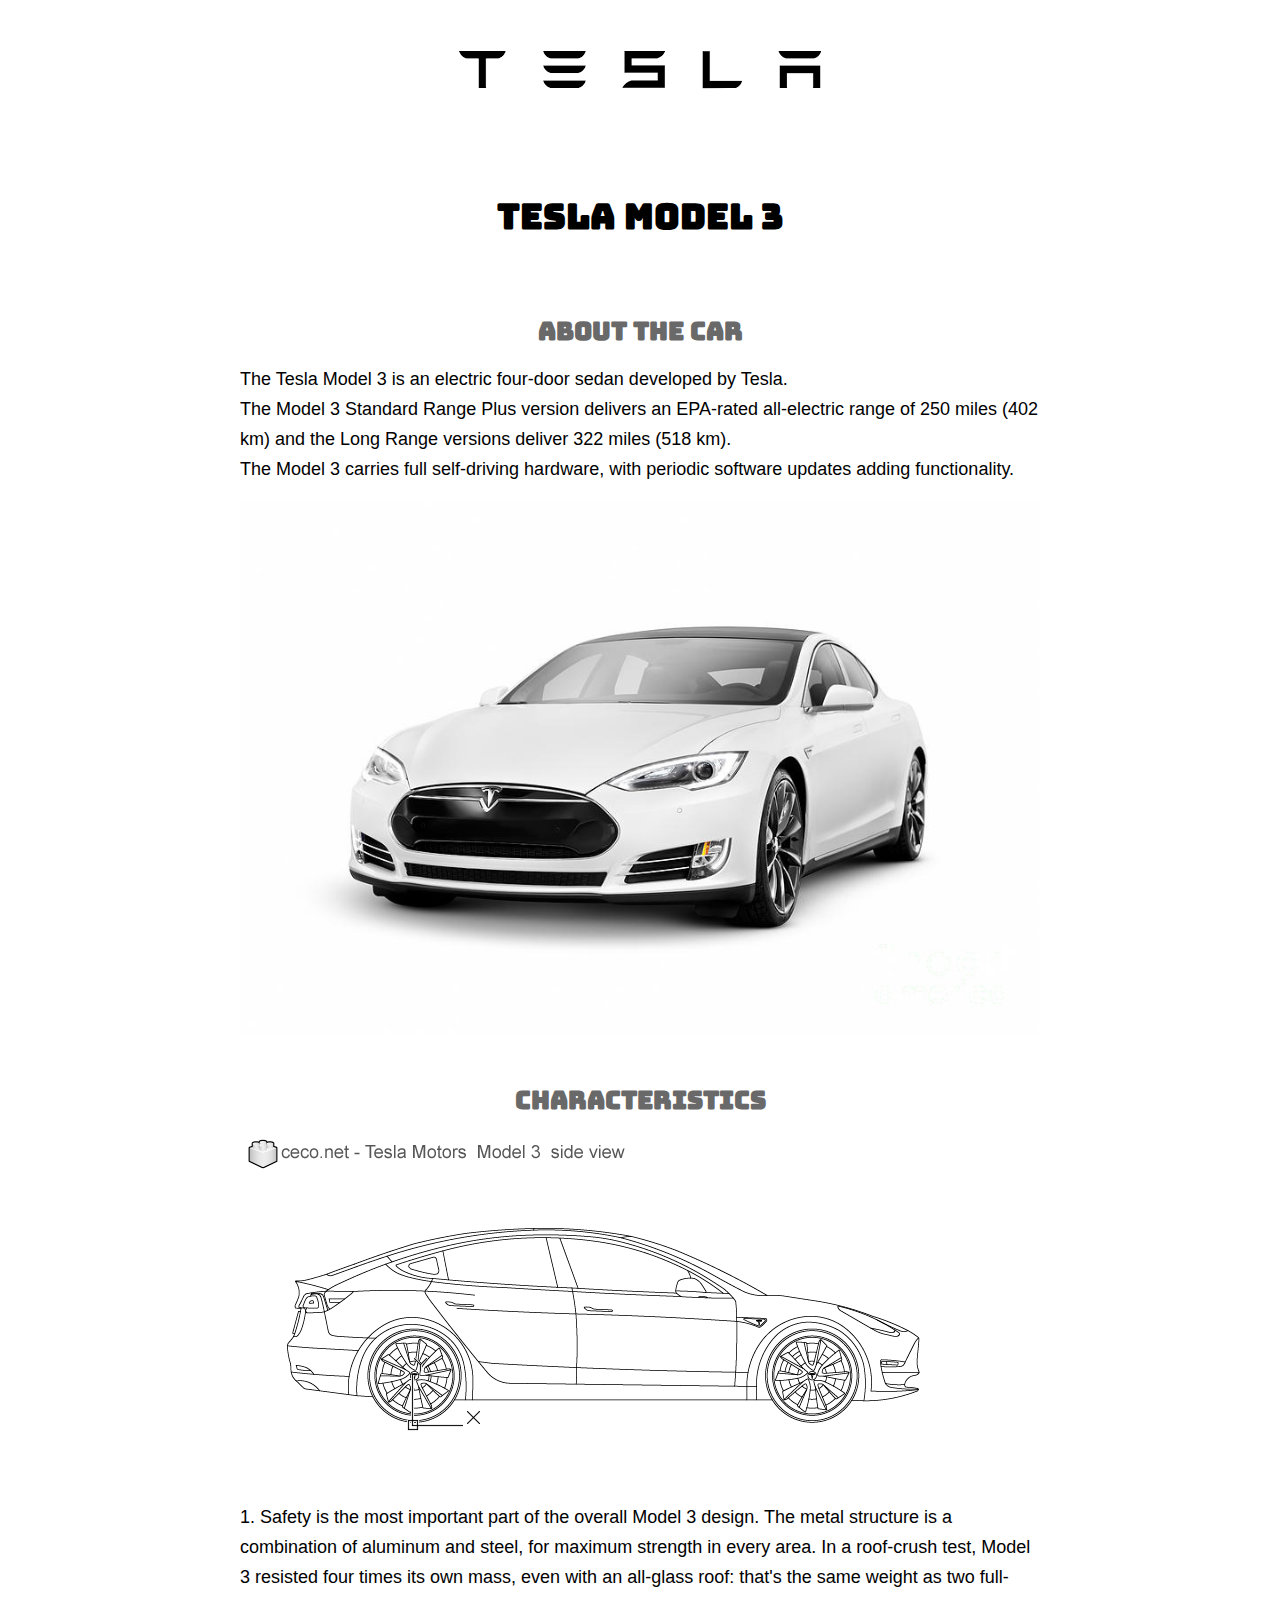
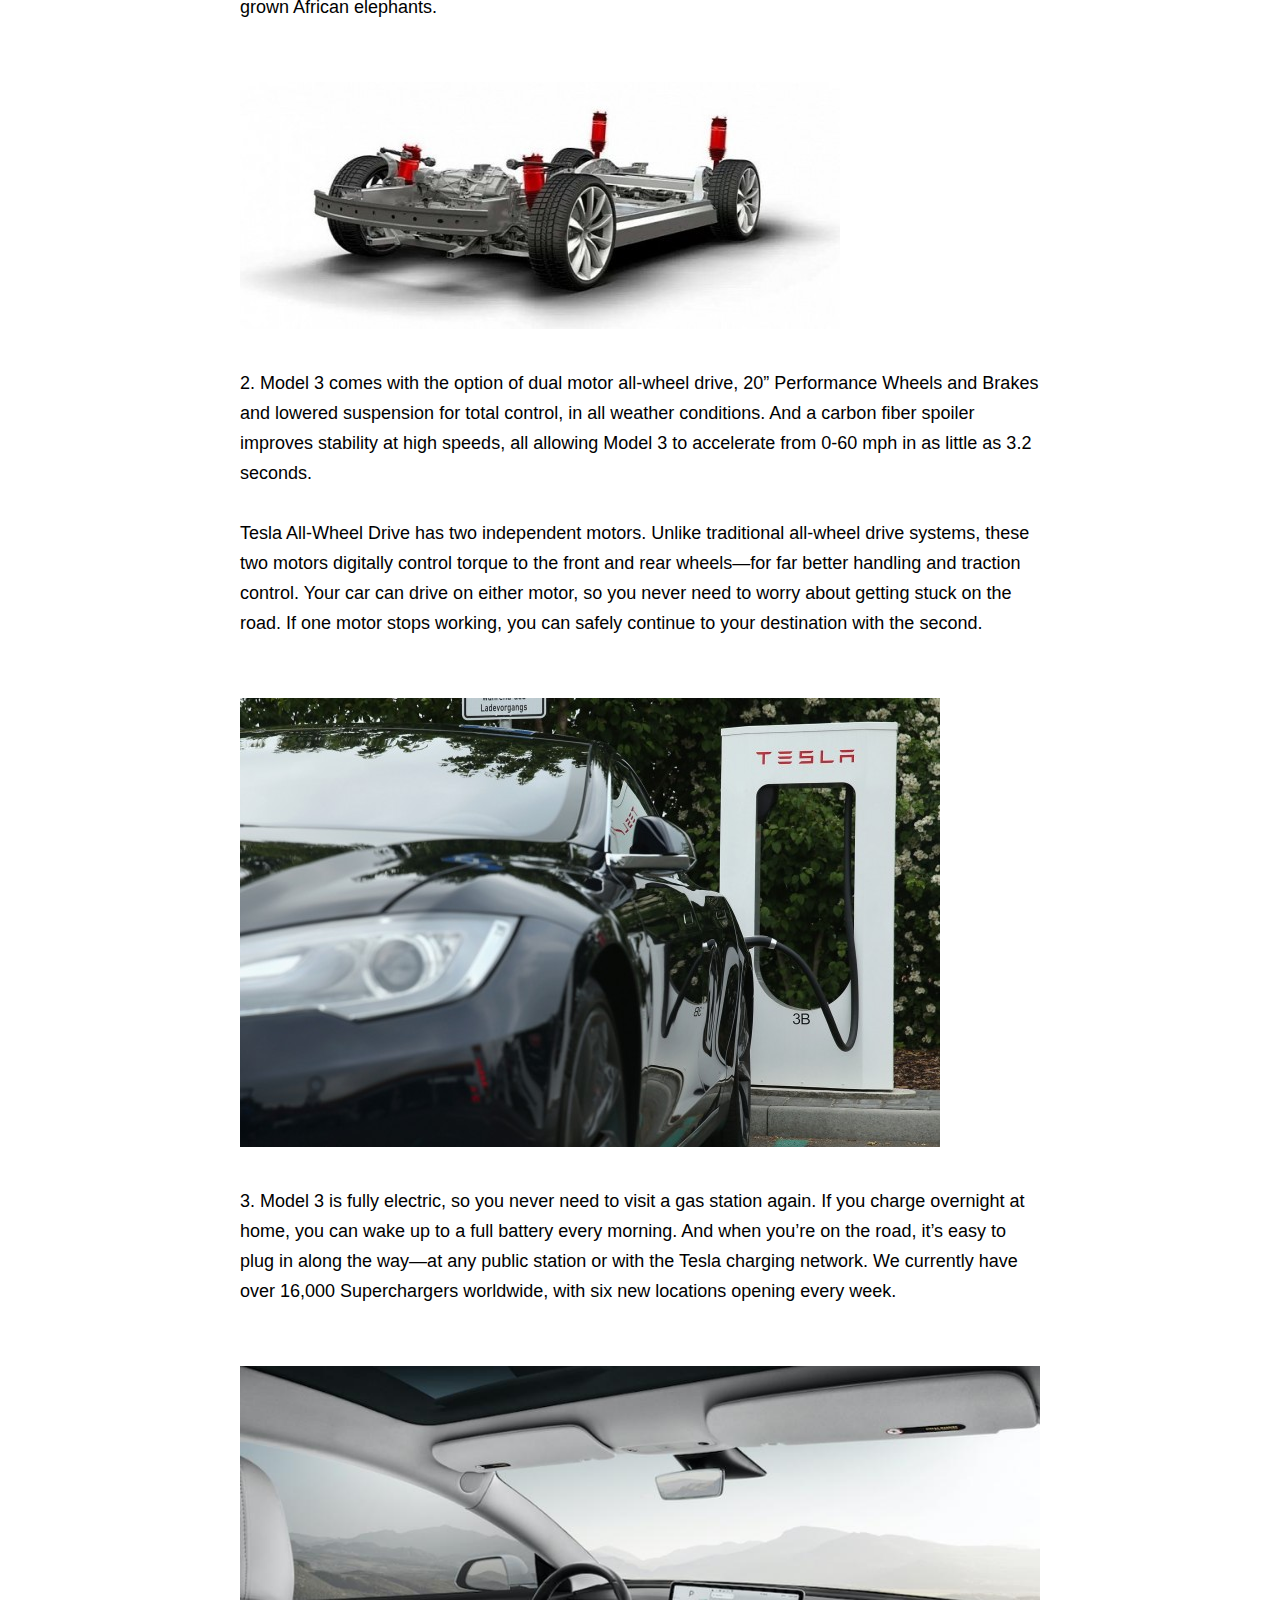
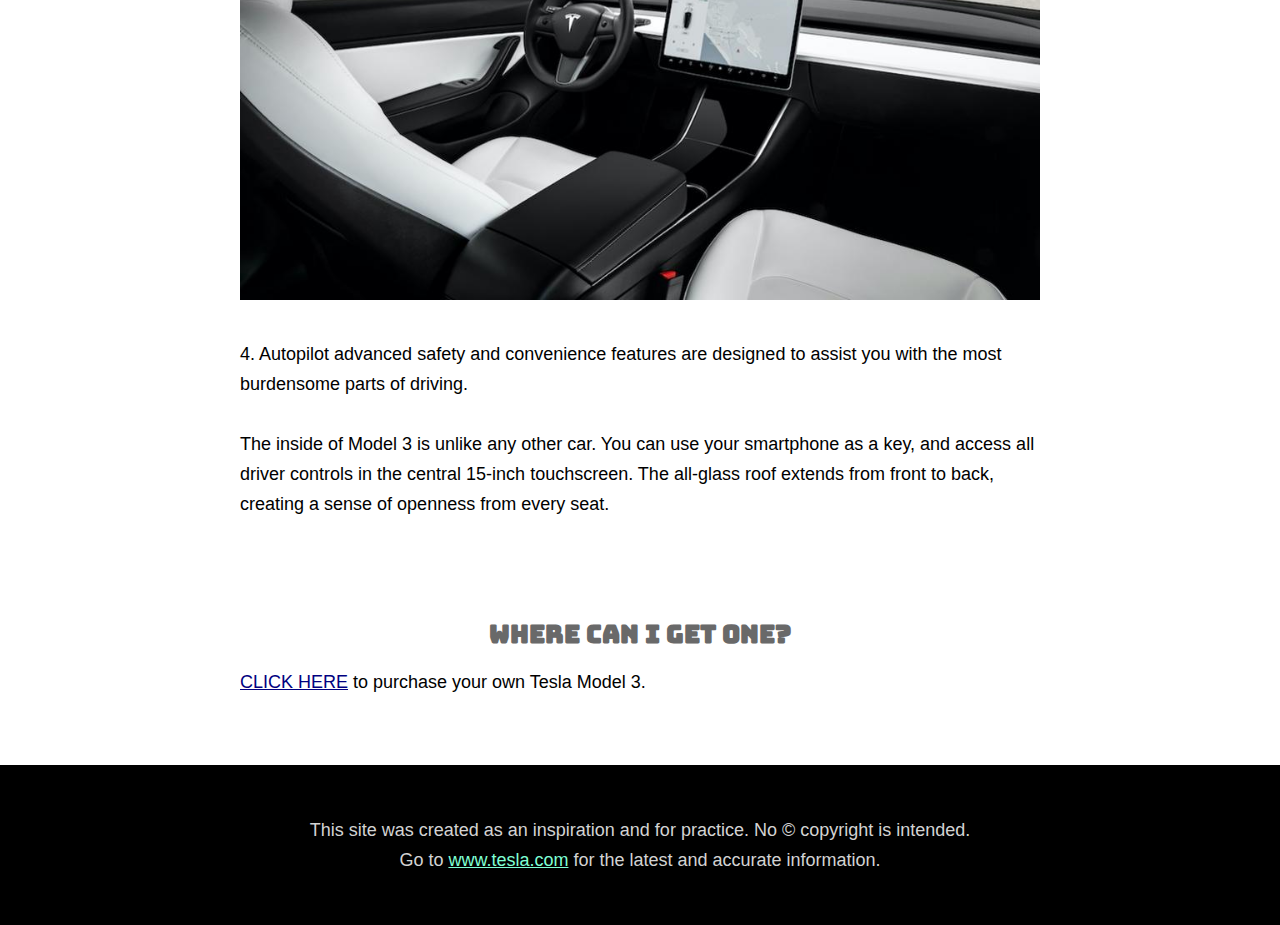
<file: index.html>
<!DOCTYPE html>
<html>
<head>
	<title>Tesla, the future of cars.</title>
	<link rel="icon" href="img/tesla_logo_trans.png">
	<link href="https://fonts.googleapis.com/css2?family=Bungee&display=swap" rel="stylesheet">
	<link rel="stylesheet" type="text/css" href="css/test2.css">
</head>
<body>

	<!-- header element -->
	<header>
		<img src="img/tesla_logo.png"> <br> <br>
		<h1>Tesla Model 3</h1>
	</header>

	<!-- main element -->
	<main>
		<!-- about -->
		<h2>
			About The Car
		</h2>
		<p>
			The Tesla Model 3 is an electric four-door sedan developed by Tesla. <br>		The Model 3 Standard Range Plus version delivers an EPA-rated all-electric range of 250 miles (402 km) and the Long Range versions deliver 322 miles (518 km). <br> 
			The Model 3 carries full self-driving hardware, with periodic software updates adding functionality. <br> 
		</p>
		<img src="img/tesla_model_3.jpg">
		
		<!-- characteristics -->
		<h2>
			Characteristics
		</h2>
		<p>
			<img src="img/tesla_model_3_safety.png"> <br>
			1. Safety is the most important part of the overall Model 3 design. The metal structure is a combination of aluminum and steel, for maximum strength in every area. In a roof-crush test, Model 3 resisted four times its own mass, even with an all-glass roof: that's the same weight as two full-grown African elephants. <br> <br> <br>

			<img src="img/tesla_model_3_dualmotor.jpg"> <br> <br>
			2. Model 3 comes with the option of dual motor all-wheel drive, 20” Performance Wheels and Brakes and lowered suspension for total control, in all weather conditions. And a carbon fiber spoiler improves stability at high speeds, all allowing Model 3 to accelerate from 0-60 mph in as little as 3.2 seconds. <br> <br>


			Tesla All-Wheel Drive has two independent motors. Unlike traditional all-wheel drive systems, these two motors digitally control torque to the front and rear wheels—for far better handling and traction control. Your car can drive on either motor, so you never need to worry about getting stuck on the road. If one motor stops working, you can safely continue to your destination with the second. <br> <br> <br>

			<img src="img/tesla_model_3_charging.jpg"> <br> <br>
			3. Model 3 is fully electric, so you never need to visit a gas station again. If you charge overnight at home, you can wake up to a full battery every morning. And when you’re on the road, it’s easy to plug in along the way—at any public station or with the Tesla charging network. We currently have over 16,000 Superchargers worldwide, with six new locations opening every week. <br> <br> <br>

			<img src="img/tesla_model_3_interior.jpg"> <br> <br>
			4. Autopilot advanced safety and convenience features are designed to assist you with the most burdensome parts of driving. <br> <br>

			
			The inside of Model 3 is unlike any other car. You can use your smartphone as a key, and access all driver controls in the central 15-inch touchscreen. The all-glass roof extends from front to back, creating a sense of openness from every seat. <br> <br> <br>

		</p>

		<!-- buy -->
		<h2>
			Where can I get one?
		</h2>
		<p>
			<a href="https://www.tesla.com" target="_blank" title="Tesla">CLICK HERE</a> to purchase your own Tesla Model 3. <br> <br>
		</p>

	</main>

	<!-- footer element -->
	<footer>
		<p> 
			This site was created as an inspiration and for practice. No &copy; copyright is intended. <br> Go to <a href="https://www.tesla.com" target="_blank" title="Tesla">www.tesla.com</a> for the latest and accurate information.
		</p>
	</footer>

</body>
</html>
</file>
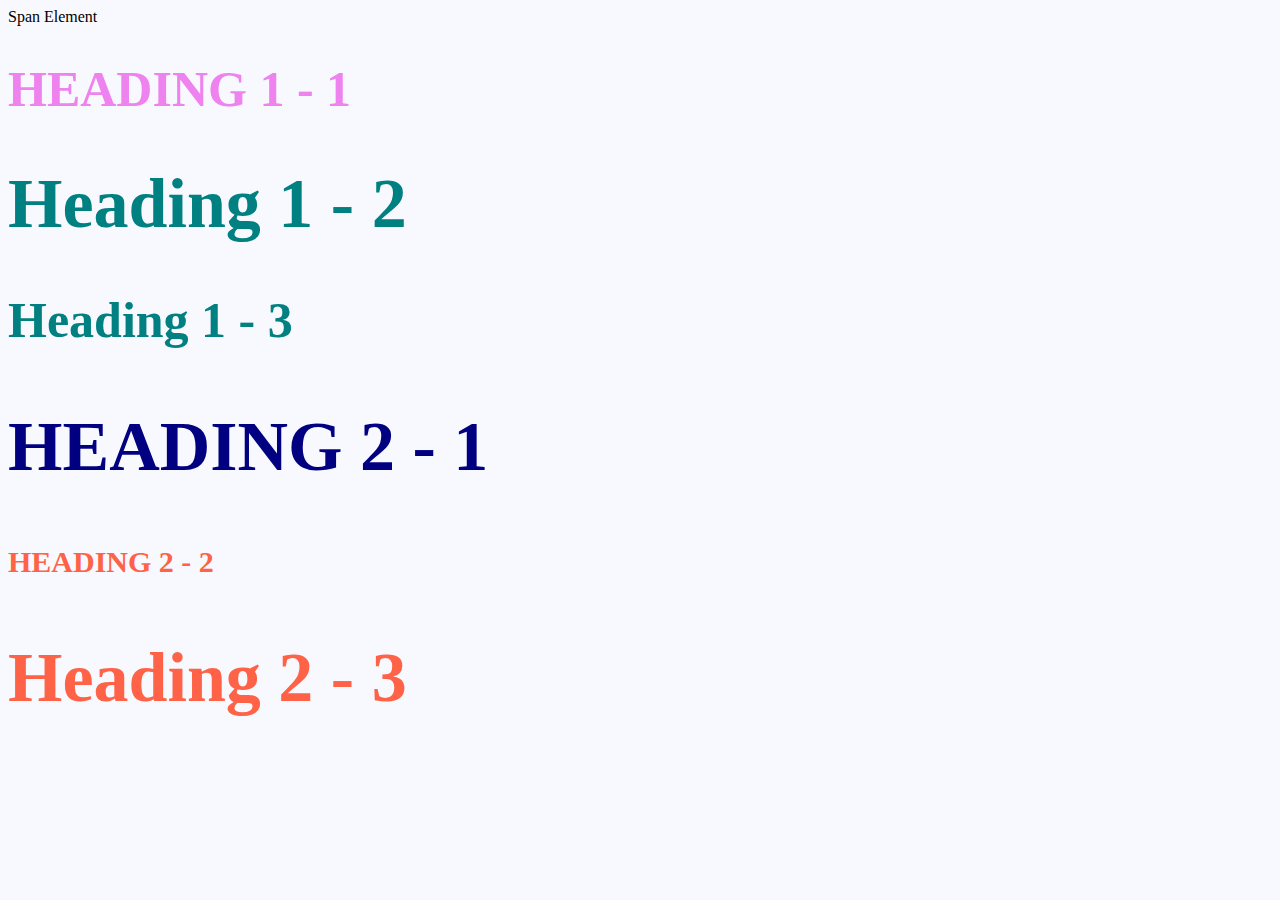
<file: style-test.html>
<!DOCTYPE html>
<html>

<head>
	<title>Style Test</title>
	<link rel="stylesheet" type="text/css" href="css/test.css">
</head>

<body>
	<span> Span Element </span>
	<h1 class="uppercase"><span>Heading 1 - 1</span></h1>
	<h1 class="big">Heading 1 - 2</h1>
	<h1>Heading 1 - 3</h1>
	<h2 class="big uppercase">Heading 2 - 1</h2>
	<h2  class="uppercase">Heading 2 - 2</h2>
	<h2 class="big">Heading 2 - 3</h2>

</body>

</html>
</file>
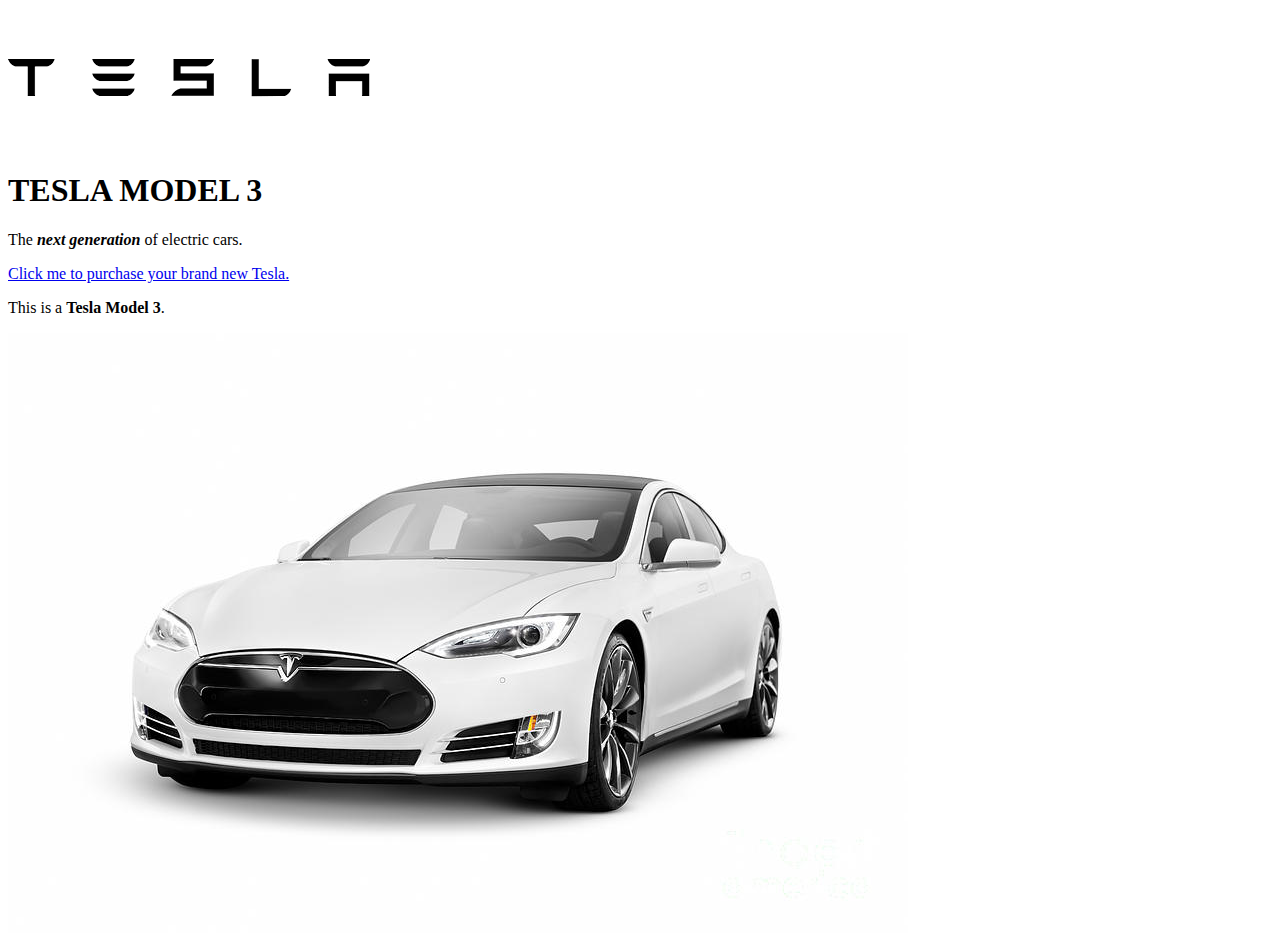
<file: test.html>
<!DOCTYPE html>
<html>

<head>
	<title>Tesla Model 3 </title>
</head>

<body>

	<img src="img/tesla_logo.png">

	<h1>TESLA MODEL 3</h1>

	<p>The <b><i> next generation </i></b> of electric cars.</p>

	<a href="https://www.tesla.com" target="_blank" title="Tesla">Click me to purchase your brand new Tesla.</a>

	<p> This is a <b>Tesla Model 3</b>. <br> </p>

	<img src="img/tesla_model_3.jpg">

</body>
</html>
</file>
<file: css/test2.css>
body{
	margin: 0;
	font-family: 'Helvetica', 'Arial';
	line-height: 30px;
}

header{
	text-align: center;
	font-family: 'Bungee', cursive;

}

head img{
	text-align: center;
}

header img{

}

h1, h2{
	font-family: 'Bungee', cursive;

}

h2{
	font-size: 25px;
	color: dimgrey;
	text-align: center;
	margin: 40px 0 10px;

}

p{
	font-size: 18px;
}

p.caption{
	color: grey;
}

a{
	color: navy;
}

a:hover{
	color: salmon;
	background-color: black;
}

header h1{
	font-size: 35px;
}

header h2{
	font-size: 30px;
}

footer{
	background-color: black;
	color: lightgrey;
	text-align: center;
	padding: 50px;
}

footer a{
	color: aquamarine;
}

footer p{
	margin: 0;
}

main{
	margin: 0 auto;
	max-width: 800px;
	padding: 20px;
}

main img{
	max-width: 100%;
}
</file>
<file: css/test.css>
body{
	background-color: ghostwhite;
}

h1{
	font-size: 50px;
	color: teal;
}

h2{
	font-size: 30px;
	color: tomato;
}

.big{
	font-size: 70px;

}

.uppercase{
	text-transform: uppercase;
}

.big.uppercase{
	color: navy;
}

h1 span{
	color: violet;
}
</file>
